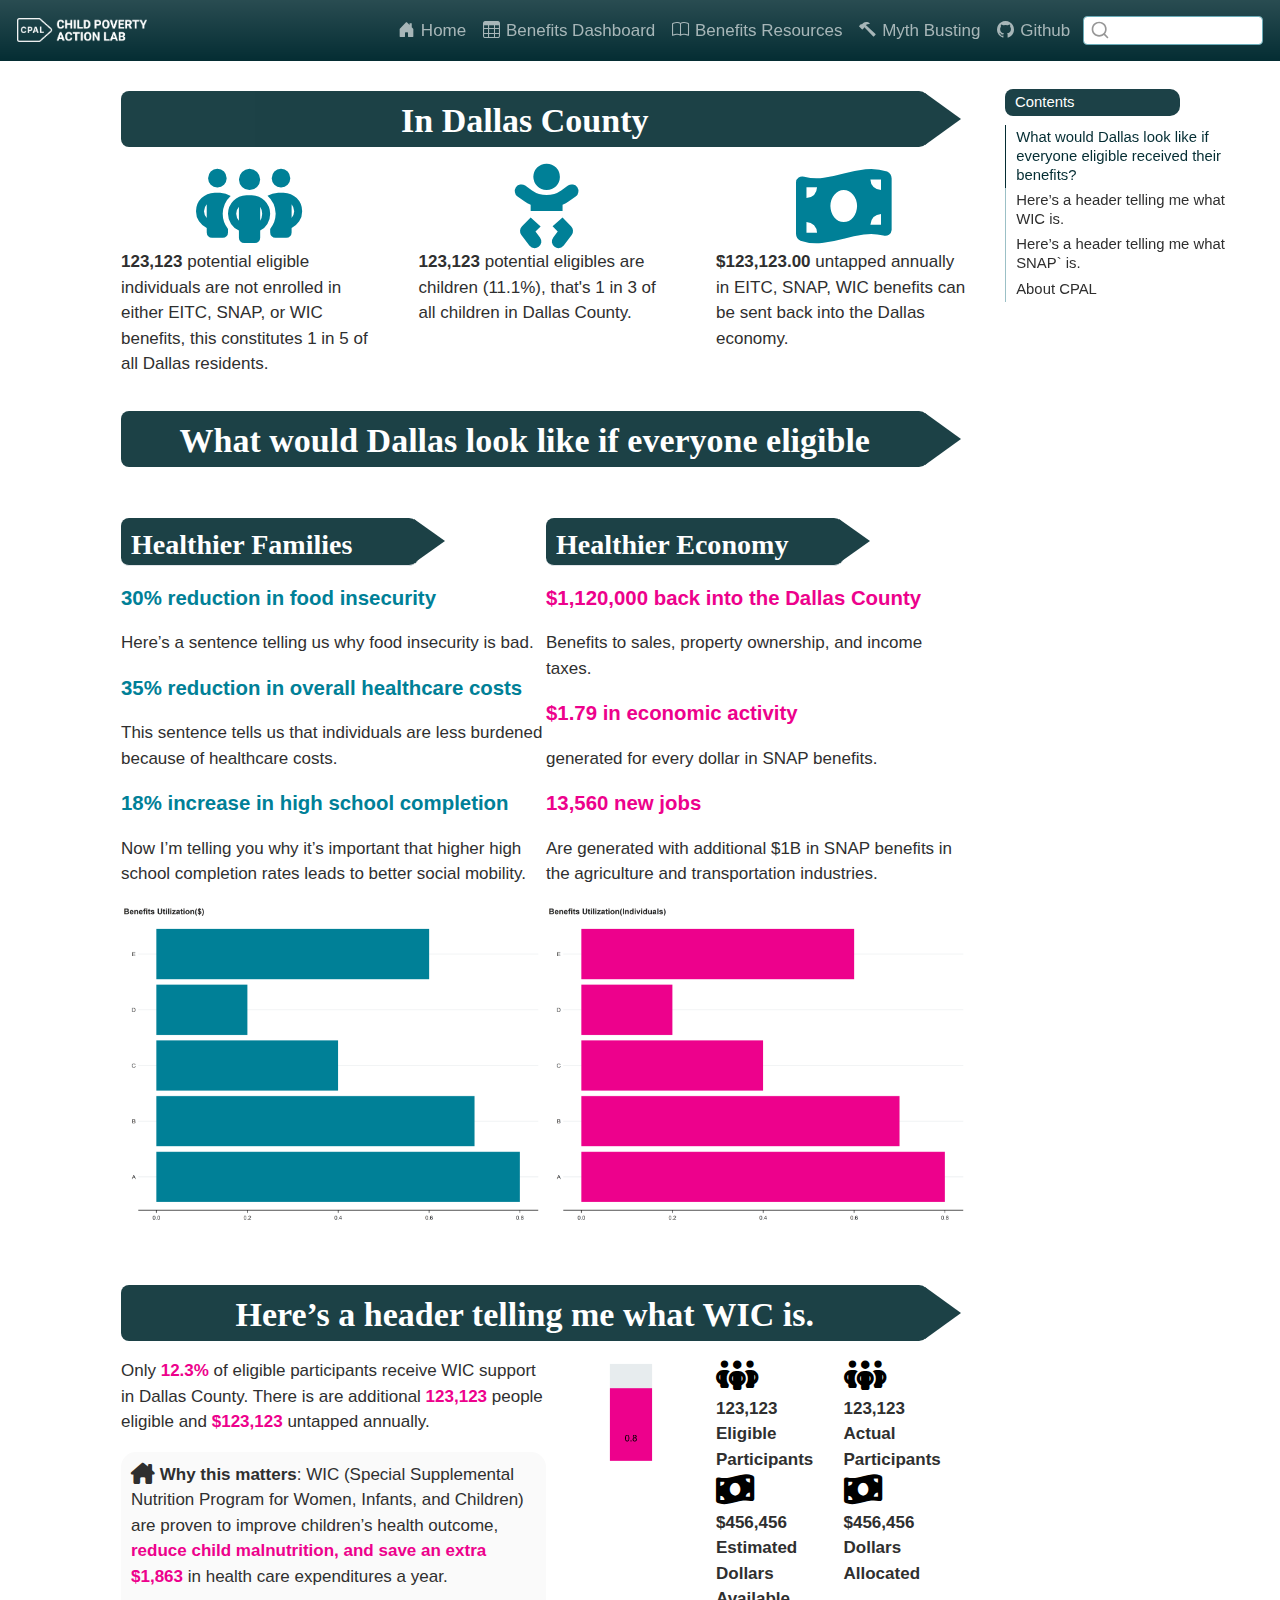
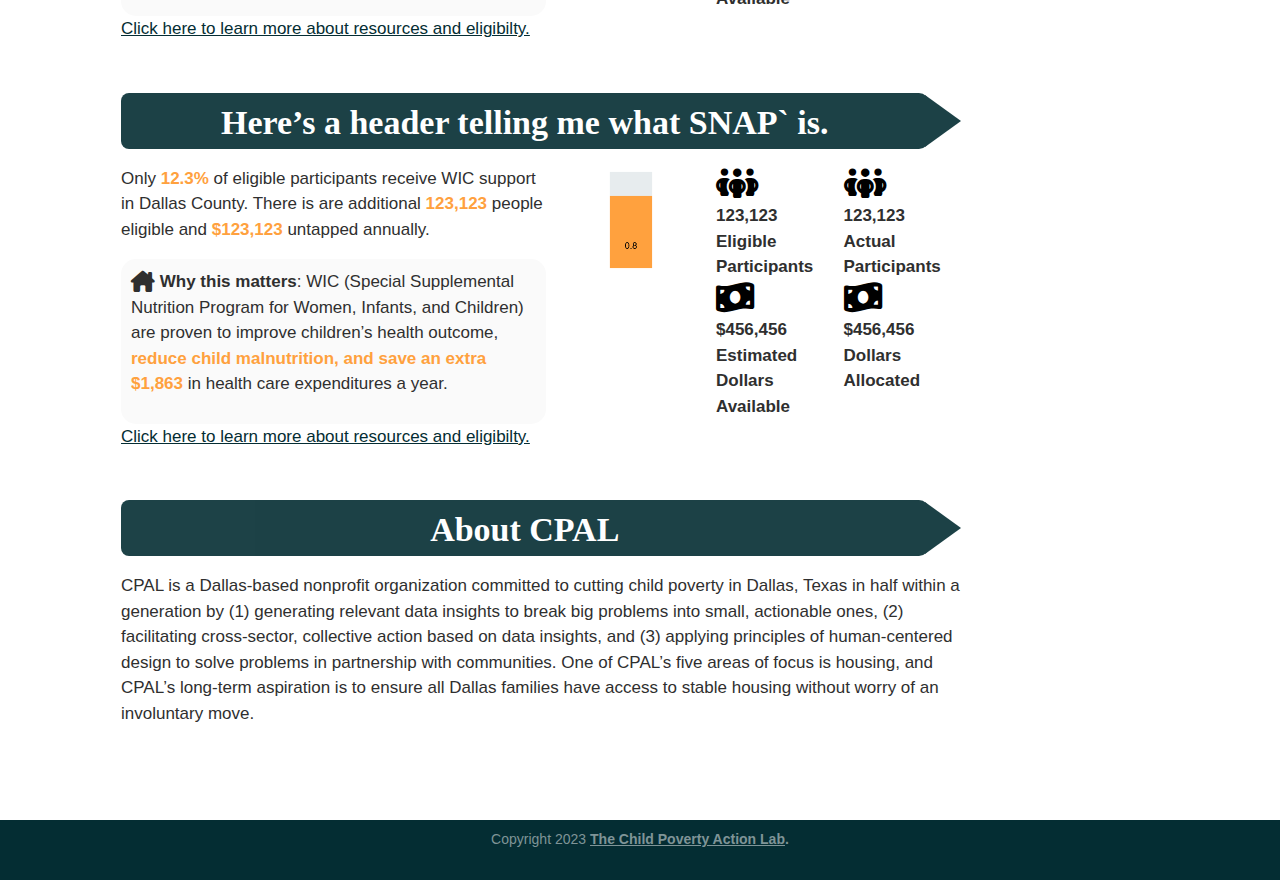
<file: docs/index.html>
<!DOCTYPE html>
<html xmlns="http://www.w3.org/1999/xhtml" lang="en" xml:lang="en"><head>

<meta charset="utf-8">
<meta name="generator" content="quarto-1.3.450">

<meta name="viewport" content="width=device-width, initial-scale=1.0, user-scalable=yes">


<title>In Dallas County</title>
<style>
code{white-space: pre-wrap;}
span.smallcaps{font-variant: small-caps;}
div.columns{display: flex; gap: min(4vw, 1.5em);}
div.column{flex: auto; overflow-x: auto;}
div.hanging-indent{margin-left: 1.5em; text-indent: -1.5em;}
ul.task-list{list-style: none;}
ul.task-list li input[type="checkbox"] {
  width: 0.8em;
  margin: 0 0.8em 0.2em -1em; /* quarto-specific, see https://github.com/quarto-dev/quarto-cli/issues/4556 */ 
  vertical-align: middle;
}
</style>


<script src="site_libs/quarto-nav/quarto-nav.js"></script>
<script src="site_libs/clipboard/clipboard.min.js"></script>
<script src="site_libs/quarto-search/autocomplete.umd.js"></script>
<script src="site_libs/quarto-search/fuse.min.js"></script>
<script src="site_libs/quarto-search/quarto-search.js"></script>
<meta name="quarto:offset" content="./">
<link href="./www/images/CPAL_favicon.ico" rel="icon">
<script src="site_libs/quarto-html/quarto.js"></script>
<script src="site_libs/quarto-html/popper.min.js"></script>
<script src="site_libs/quarto-html/tippy.umd.min.js"></script>
<link href="site_libs/quarto-html/tippy.css" rel="stylesheet">
<link href="site_libs/quarto-html/quarto-syntax-highlighting.css" rel="stylesheet" id="quarto-text-highlighting-styles">
<script src="site_libs/bootstrap/bootstrap.min.js"></script>
<link href="site_libs/bootstrap/bootstrap-icons.css" rel="stylesheet">
<link href="site_libs/bootstrap/bootstrap.min.css" rel="stylesheet" id="quarto-bootstrap" data-mode="light">
<link href="site_libs/quarto-contrib/fontawesome6-0.1.0/all.css" rel="stylesheet">
<link href="site_libs/quarto-contrib/fontawesome6-0.1.0/latex-fontsize.css" rel="stylesheet">
<script id="quarto-search-options" type="application/json">{
  "location": "navbar",
  "copy-button": false,
  "collapse-after": 3,
  "panel-placement": "end",
  "type": "textbox",
  "limit": 20,
  "language": {
    "search-no-results-text": "No results",
    "search-matching-documents-text": "matching documents",
    "search-copy-link-title": "Copy link to search",
    "search-hide-matches-text": "Hide additional matches",
    "search-more-match-text": "more match in this document",
    "search-more-matches-text": "more matches in this document",
    "search-clear-button-title": "Clear",
    "search-detached-cancel-button-title": "Cancel",
    "search-submit-button-title": "Submit",
    "search-label": "Search"
  }
}</script>
<style>html{ scroll-behavior: smooth; }</style>


</head>

<body class="nav-fixed">


<div id="quarto-search-results"></div>
  <header id="quarto-header" class="headroom fixed-top">
    <nav class="navbar navbar-expand navbar-dark ">
      <div class="navbar-container container-fluid">
      <div class="navbar-brand-container">
    <a href="https://github.com/childpovertyactionlab/" class="navbar-brand navbar-brand-logo">
    <img src="./www/images/CPAL_Logo_White.png" alt="" class="navbar-logo">
    </a>
  </div>
          <ul class="navbar-nav navbar-nav-scroll ms-auto">
  <li class="nav-item">
    <a class="nav-link active" href="./index.html" rel="" target="" aria-current="page"><i class="bi bi-house-door-fill" role="img">
</i> 
 <span class="menu-text">Home</span></a>
  </li>  
  <li class="nav-item">
    <a class="nav-link" href="./dashboard.html" rel="" target=""><i class="bi bi-table" role="img">
</i> 
 <span class="menu-text">Benefits Dashboard</span></a>
  </li>  
  <li class="nav-item">
    <a class="nav-link" href="./resources.html" rel="" target=""><i class="bi bi-book" role="img">
</i> 
 <span class="menu-text">Benefits Resources</span></a>
  </li>  
  <li class="nav-item">
    <a class="nav-link" href="./myths.html" rel="" target=""><i class="bi bi-hammer" role="img">
</i> 
 <span class="menu-text">Myth Busting</span></a>
  </li>  
  <li class="nav-item">
    <a class="nav-link" href="https://github.com/childpovertyactionlab/" rel="" target=""><i class="bi bi-github" role="img">
</i> 
 <span class="menu-text">Github</span></a>
  </li>  
</ul>
          <div class="quarto-navbar-tools">
</div>
            <div id="quarto-search" class="" title="Search"></div>
      </div> <!-- /container-fluid -->
    </nav>
</header>
<!-- content -->
<div id="quarto-content" class="quarto-container page-columns page-rows-contents page-layout-article page-navbar">
<!-- sidebar -->
<!-- margin-sidebar -->
    <div id="quarto-margin-sidebar" class="sidebar margin-sidebar">
        <nav id="TOC" role="doc-toc" class="toc-active">
    <h2 id="toc-title">Contents</h2>
   
  <ul class="collapse">
  <li><a href="#what-would-dallas-look-like-if-everyone-eligible-received-their-benefits" id="toc-what-would-dallas-look-like-if-everyone-eligible-received-their-benefits" class="nav-link active" data-scroll-target="#what-would-dallas-look-like-if-everyone-eligible-received-their-benefits">What would Dallas look like if everyone eligible received their benefits?</a></li>
  <li><a href="#heres-a-header-telling-me-what-wic-is." id="toc-heres-a-header-telling-me-what-wic-is." class="nav-link" data-scroll-target="#heres-a-header-telling-me-what-wic-is.">Here’s a header telling me what WIC is.</a></li>
  <li><a href="#heres-a-header-telling-me-what-snap-is." id="toc-heres-a-header-telling-me-what-snap-is." class="nav-link" data-scroll-target="#heres-a-header-telling-me-what-snap-is.">Here’s a header telling me what SNAP` is.</a></li>
  <li><a href="#about-cpal" id="toc-about-cpal" class="nav-link" data-scroll-target="#about-cpal">About CPAL</a></li>
  </ul>
</nav>
    </div>
<!-- main -->
<main class="content" id="quarto-document-content">

<header id="title-block-header" class="quarto-title-block default">
<div class="quarto-title">
<h1 class="title">In Dallas County</h1>
</div>



<div class="quarto-title-meta">

    
  
    
  </div>
  

</header>

<div class="columns">
<div class="column" style="width:30%;">
<div class="section-container">
    <div class="section" style="text-align: center;">
        <i class="fas fa-people-group" style="font-size: 5em; color: #008097;"></i>
    </div>
    <div class="section-text">
        <b>123,123</b> potential eligible individuals are not enrolled in either EITC, SNAP, or WIC benefits, this constitutes 1 in 5 of all Dallas residents.
    </div>
</div>
</div><div class="column" style="width:5%;">

</div><div class="column" style="width:30%;">
<div class="section-container">
    <div class="section" style="text-align: center;">
        <i class="fas fa-baby" style="font-size: 5em; color: #008097;"></i>
    </div>
    <div class="section-text">
        <b>123,123</b> potential eligibles are children (11.1%), that's 1 in 3 of all children in Dallas County.
    </div>
</div>
</div><div class="column" style="width:5%;">

</div><div class="column" style="width:30%;">
<div class="section-container">
    <div class="section" style="text-align: center;">
        <i class="fas fa-money-bill-wave" style="font-size: 5em; color: #008097;"></i>
    </div>
    <div class="section-text">
        <b>$123,123.00</b> untapped annually in EITC, SNAP, WIC benefits can be sent back into the Dallas economy.
    </div>
</div>
</div>
</div>
<section id="what-would-dallas-look-like-if-everyone-eligible-received-their-benefits" class="level1">
<h1>What would Dallas look like if everyone eligible received their benefits?</h1>
<div class="columns">
<div class="column" style="width:50%;">
<section id="healthier-families" class="level2">
<h2 data-anchor-id="healthier-families">Healthier Families</h2>
<p><strong><span style="font-size: 1.2em; color: #008097;">30% reduction in food insecurity</span></strong></p>
<p>Here’s a sentence telling us why food insecurity is bad.</p>
<p><strong><span style="font-size: 1.2em; color: #008097;">35% reduction in overall healthcare costs</span></strong></p>
<p>This sentence tells us that individuals are less burdened because of healthcare costs.</p>
<p><strong><span style="font-size: 1.2em; color: #008097;">18% increase in high school completion</span></strong></p>
<p>Now I’m telling you why it’s important that higher high school completion rates leads to better social mobility.</p>
</section>
</div><div class="column" style="width:50%;">
<section id="healthier-economy" class="level2">
<h2 data-anchor-id="healthier-economy">Healthier Economy</h2>
<p><strong><span style="font-size: 1.2em; color: #ed018c;">$1,120,000 back into the Dallas County</span></strong></p>
<p>Benefits to sales, property ownership, and income taxes.</p>
<p><strong><span style="font-size: 1.2em; color: #ed018c;">$1.79 in economic activity</span></strong></p>
<p>generated for every dollar in SNAP benefits.</p>
<p><strong><span style="font-size: 1.2em; color: #ed018c;">13,560 new jobs</span></strong></p>
<p>Are generated with additional $1B in SNAP benefits in the agriculture and transportation industries.</p>
</section>
</div><div class="column" style="width:50%;">
<div class="cell">
<div class="cell-output-display">
<p><img src="index_files/figure-html/unnamed-chunk-1-1.png" class="img-fluid" width="2700"></p>
</div>
</div>
</div><div class="column" style="width:50%;">
<div class="cell">
<div class="cell-output-display">
<p><img src="index_files/figure-html/unnamed-chunk-2-1.png" class="img-fluid" width="2700"></p>
</div>
</div>
</div>
</div>
</section>
<section id="heres-a-header-telling-me-what-wic-is." class="level1">
<h1>Here’s a header telling me what WIC is.</h1>
<div class="columns">
<div class="column" style="width:50%;">
<p>Only <strong><span style="color: #ed018c;">12.3%</span></strong> of eligible participants receive WIC support in Dallas County. There is are additional <strong><span style="color: #ed018c;">123,123</span></strong> people eligible and <strong><span style="color: #ed018c;">$123,123</span></strong> untapped annually.</p>
<div class="shadecontent">
<p><i class="fa-solid fa-house-chimney fa-lg" title="Housing" aria-label="house-chimney"></i> <strong>Why this matters</strong>: WIC (Special Supplemental Nutrition Program for Women, Infants, and Children) are proven to improve children’s health outcome, <strong><span style="color: #ed018c;">reduce child malnutrition, and save an extra $1,863</span></strong> in health care expenditures a year.</p>
</div>
<p><a href="https://quarto.org">Click here to learn more about resources and eligibilty.</a></p>
</div><div class="column" style="width:20%;">
<div class="cell">
<div class="cell-output-display">
<p><img src="index_files/figure-html/unnamed-chunk-3-1.png" class="img-fluid" width="2700"></p>
</div>
</div>
</div><div class="column" style="width:15%;">
<div class="section-container">
    <div class="section">
        <i class="fas fa-people-group" style="font-size: 2em; color: #000000;"></i>
    </div>
    <div class="section-text">
        <b>123,123 <br>Eligible Participants</b>
    </div>
</div>

<!-- Second section-container starts here -->
<div class="section-container">
    <div class="section">
        <!-- Modify the icon or style as needed -->
        <i class="fas fa-money-bill-wave" style="font-size: 2em; color: #000000;"></i>
    </div>
    <div class="section-text">
        <!-- Modify the text as needed -->
        <b>$456,456 <br>Estimated Dollars Available</b>
    </div>
</div>
</div><div class="column" style="width:15%;">
<div class="section-container">
    <div class="section">
        <i class="fas fa-people-group" style="font-size: 2em; color: #000000;"></i>
    </div>
    <div class="section-text">
        <b>123,123 <br>Actual Participants</b>
    </div>
</div>

<!-- Second section-container starts here -->
<div class="section-container">
    <div class="section">
        <!-- Modify the icon or style as needed -->
        <i class="fas fa-money-bill-wave" style="font-size: 2em; color: #000000;"></i>
    </div>
    <div class="section-text">
        <!-- Modify the text as needed -->
        <b>$456,456 <br>Dollars Allocated</b>
    </div>
</div>
</div>
</div>
</section>
<section id="heres-a-header-telling-me-what-snap-is." class="level1">
<h1>Here’s a header telling me what SNAP` is.</h1>
<div class="columns">
<div class="column" style="width:50%;">
<p>Only <strong><span style="color: #ffa13e;">12.3%</span></strong> of eligible participants receive WIC support in Dallas County. There is are additional <strong><span style="color: #ffa13e;">123,123</span></strong> people eligible and <strong><span style="color: #ffa13e;">$123,123</span></strong> untapped annually.</p>
<div class="shadecontent">
<p><i class="fa-solid fa-house-chimney fa-lg" title="Housing" aria-label="house-chimney"></i> <strong>Why this matters</strong>: WIC (Special Supplemental Nutrition Program for Women, Infants, and Children) are proven to improve children’s health outcome, <strong><span style="color: #ffa13e;">reduce child malnutrition, and save an extra $1,863</span></strong> in health care expenditures a year.</p>
</div>
<p><a href="https://quarto.org">Click here to learn more about resources and eligibilty.</a></p>
</div><div class="column" style="width:20%;">
<div class="cell">
<div class="cell-output-display">
<p><img src="index_files/figure-html/unnamed-chunk-4-1.png" class="img-fluid" width="2700"></p>
</div>
</div>
</div><div class="column" style="width:15%;">
<div class="section-container">
    <div class="section">
        <i class="fas fa-people-group" style="font-size: 2em; color: #000000;"></i>
    </div>
    <div class="section-text">
        <b>123,123 <br>Eligible Participants</b>
    </div>
</div>

<!-- Second section-container starts here -->
<div class="section-container">
    <div class="section">
        <!-- Modify the icon or style as needed -->
        <i class="fas fa-money-bill-wave" style="font-size: 2em; color: #000000;"></i>
    </div>
    <div class="section-text">
        <!-- Modify the text as needed -->
        <b>$456,456 <br>Estimated Dollars Available</b>
    </div>
</div>
</div><div class="column" style="width:15%;">
<div class="section-container">
    <div class="section">
        <i class="fas fa-people-group" style="font-size: 2em; color: #000000;"></i>
    </div>
    <div class="section-text">
        <b>123,123 <br>Actual Participants</b>
    </div>
</div>

<!-- Second section-container starts here -->
<div class="section-container">
    <div class="section">
        <!-- Modify the icon or style as needed -->
        <i class="fas fa-money-bill-wave" style="font-size: 2em; color: #000000;"></i>
    </div>
    <div class="section-text">
        <!-- Modify the text as needed -->
        <b>$456,456 <br>Dollars Allocated</b>
    </div>
</div>
</div>
</div>
</section>
<section id="about-cpal" class="level1">
<h1>About CPAL</h1>
<p>CPAL is a Dallas-based nonprofit organization committed to cutting child poverty in Dallas, Texas in half within a generation by (1) generating relevant data insights to break big problems into small, actionable ones, (2) facilitating cross-sector, collective action based on data insights, and (3) applying principles of human-centered design to solve problems in partnership with communities. One of CPAL’s five areas of focus is housing, and CPAL’s long-term aspiration is to ensure all Dallas families have access to stable housing without worry of an involuntary move.</p>


</section>

</main> <!-- /main -->
<script id="quarto-html-after-body" type="application/javascript">
window.document.addEventListener("DOMContentLoaded", function (event) {
  const toggleBodyColorMode = (bsSheetEl) => {
    const mode = bsSheetEl.getAttribute("data-mode");
    const bodyEl = window.document.querySelector("body");
    if (mode === "dark") {
      bodyEl.classList.add("quarto-dark");
      bodyEl.classList.remove("quarto-light");
    } else {
      bodyEl.classList.add("quarto-light");
      bodyEl.classList.remove("quarto-dark");
    }
  }
  const toggleBodyColorPrimary = () => {
    const bsSheetEl = window.document.querySelector("link#quarto-bootstrap");
    if (bsSheetEl) {
      toggleBodyColorMode(bsSheetEl);
    }
  }
  toggleBodyColorPrimary();  
  const isCodeAnnotation = (el) => {
    for (const clz of el.classList) {
      if (clz.startsWith('code-annotation-')) {                     
        return true;
      }
    }
    return false;
  }
  const clipboard = new window.ClipboardJS('.code-copy-button', {
    text: function(trigger) {
      const codeEl = trigger.previousElementSibling.cloneNode(true);
      for (const childEl of codeEl.children) {
        if (isCodeAnnotation(childEl)) {
          childEl.remove();
        }
      }
      return codeEl.innerText;
    }
  });
  clipboard.on('success', function(e) {
    // button target
    const button = e.trigger;
    // don't keep focus
    button.blur();
    // flash "checked"
    button.classList.add('code-copy-button-checked');
    var currentTitle = button.getAttribute("title");
    button.setAttribute("title", "Copied!");
    let tooltip;
    if (window.bootstrap) {
      button.setAttribute("data-bs-toggle", "tooltip");
      button.setAttribute("data-bs-placement", "left");
      button.setAttribute("data-bs-title", "Copied!");
      tooltip = new bootstrap.Tooltip(button, 
        { trigger: "manual", 
          customClass: "code-copy-button-tooltip",
          offset: [0, -8]});
      tooltip.show();    
    }
    setTimeout(function() {
      if (tooltip) {
        tooltip.hide();
        button.removeAttribute("data-bs-title");
        button.removeAttribute("data-bs-toggle");
        button.removeAttribute("data-bs-placement");
      }
      button.setAttribute("title", currentTitle);
      button.classList.remove('code-copy-button-checked');
    }, 1000);
    // clear code selection
    e.clearSelection();
  });
  function tippyHover(el, contentFn) {
    const config = {
      allowHTML: true,
      content: contentFn,
      maxWidth: 500,
      delay: 100,
      arrow: false,
      appendTo: function(el) {
          return el.parentElement;
      },
      interactive: true,
      interactiveBorder: 10,
      theme: 'quarto',
      placement: 'bottom-start'
    };
    window.tippy(el, config); 
  }
  const noterefs = window.document.querySelectorAll('a[role="doc-noteref"]');
  for (var i=0; i<noterefs.length; i++) {
    const ref = noterefs[i];
    tippyHover(ref, function() {
      // use id or data attribute instead here
      let href = ref.getAttribute('data-footnote-href') || ref.getAttribute('href');
      try { href = new URL(href).hash; } catch {}
      const id = href.replace(/^#\/?/, "");
      const note = window.document.getElementById(id);
      return note.innerHTML;
    });
  }
      let selectedAnnoteEl;
      const selectorForAnnotation = ( cell, annotation) => {
        let cellAttr = 'data-code-cell="' + cell + '"';
        let lineAttr = 'data-code-annotation="' +  annotation + '"';
        const selector = 'span[' + cellAttr + '][' + lineAttr + ']';
        return selector;
      }
      const selectCodeLines = (annoteEl) => {
        const doc = window.document;
        const targetCell = annoteEl.getAttribute("data-target-cell");
        const targetAnnotation = annoteEl.getAttribute("data-target-annotation");
        const annoteSpan = window.document.querySelector(selectorForAnnotation(targetCell, targetAnnotation));
        const lines = annoteSpan.getAttribute("data-code-lines").split(",");
        const lineIds = lines.map((line) => {
          return targetCell + "-" + line;
        })
        let top = null;
        let height = null;
        let parent = null;
        if (lineIds.length > 0) {
            //compute the position of the single el (top and bottom and make a div)
            const el = window.document.getElementById(lineIds[0]);
            top = el.offsetTop;
            height = el.offsetHeight;
            parent = el.parentElement.parentElement;
          if (lineIds.length > 1) {
            const lastEl = window.document.getElementById(lineIds[lineIds.length - 1]);
            const bottom = lastEl.offsetTop + lastEl.offsetHeight;
            height = bottom - top;
          }
          if (top !== null && height !== null && parent !== null) {
            // cook up a div (if necessary) and position it 
            let div = window.document.getElementById("code-annotation-line-highlight");
            if (div === null) {
              div = window.document.createElement("div");
              div.setAttribute("id", "code-annotation-line-highlight");
              div.style.position = 'absolute';
              parent.appendChild(div);
            }
            div.style.top = top - 2 + "px";
            div.style.height = height + 4 + "px";
            let gutterDiv = window.document.getElementById("code-annotation-line-highlight-gutter");
            if (gutterDiv === null) {
              gutterDiv = window.document.createElement("div");
              gutterDiv.setAttribute("id", "code-annotation-line-highlight-gutter");
              gutterDiv.style.position = 'absolute';
              const codeCell = window.document.getElementById(targetCell);
              const gutter = codeCell.querySelector('.code-annotation-gutter');
              gutter.appendChild(gutterDiv);
            }
            gutterDiv.style.top = top - 2 + "px";
            gutterDiv.style.height = height + 4 + "px";
          }
          selectedAnnoteEl = annoteEl;
        }
      };
      const unselectCodeLines = () => {
        const elementsIds = ["code-annotation-line-highlight", "code-annotation-line-highlight-gutter"];
        elementsIds.forEach((elId) => {
          const div = window.document.getElementById(elId);
          if (div) {
            div.remove();
          }
        });
        selectedAnnoteEl = undefined;
      };
      // Attach click handler to the DT
      const annoteDls = window.document.querySelectorAll('dt[data-target-cell]');
      for (const annoteDlNode of annoteDls) {
        annoteDlNode.addEventListener('click', (event) => {
          const clickedEl = event.target;
          if (clickedEl !== selectedAnnoteEl) {
            unselectCodeLines();
            const activeEl = window.document.querySelector('dt[data-target-cell].code-annotation-active');
            if (activeEl) {
              activeEl.classList.remove('code-annotation-active');
            }
            selectCodeLines(clickedEl);
            clickedEl.classList.add('code-annotation-active');
          } else {
            // Unselect the line
            unselectCodeLines();
            clickedEl.classList.remove('code-annotation-active');
          }
        });
      }
  const findCites = (el) => {
    const parentEl = el.parentElement;
    if (parentEl) {
      const cites = parentEl.dataset.cites;
      if (cites) {
        return {
          el,
          cites: cites.split(' ')
        };
      } else {
        return findCites(el.parentElement)
      }
    } else {
      return undefined;
    }
  };
  var bibliorefs = window.document.querySelectorAll('a[role="doc-biblioref"]');
  for (var i=0; i<bibliorefs.length; i++) {
    const ref = bibliorefs[i];
    const citeInfo = findCites(ref);
    if (citeInfo) {
      tippyHover(citeInfo.el, function() {
        var popup = window.document.createElement('div');
        citeInfo.cites.forEach(function(cite) {
          var citeDiv = window.document.createElement('div');
          citeDiv.classList.add('hanging-indent');
          citeDiv.classList.add('csl-entry');
          var biblioDiv = window.document.getElementById('ref-' + cite);
          if (biblioDiv) {
            citeDiv.innerHTML = biblioDiv.innerHTML;
          }
          popup.appendChild(citeDiv);
        });
        return popup.innerHTML;
      });
    }
  }
});
</script>
</div> <!-- /content -->
<footer class="footer">
  <div class="nav-footer">
    <div class="nav-footer-left">
      &nbsp;
    </div>   
    <div class="nav-footer-center">Copyright 2023 <b><a href="https://childpovertyactionlab.org/">The Child Poverty Action Lab</a>.</b></div>
    <div class="nav-footer-right">
      &nbsp;
    </div>
  </div>
</footer>



<script src="site_libs/quarto-html/zenscroll-min.js"></script>
</body></html>
</file>
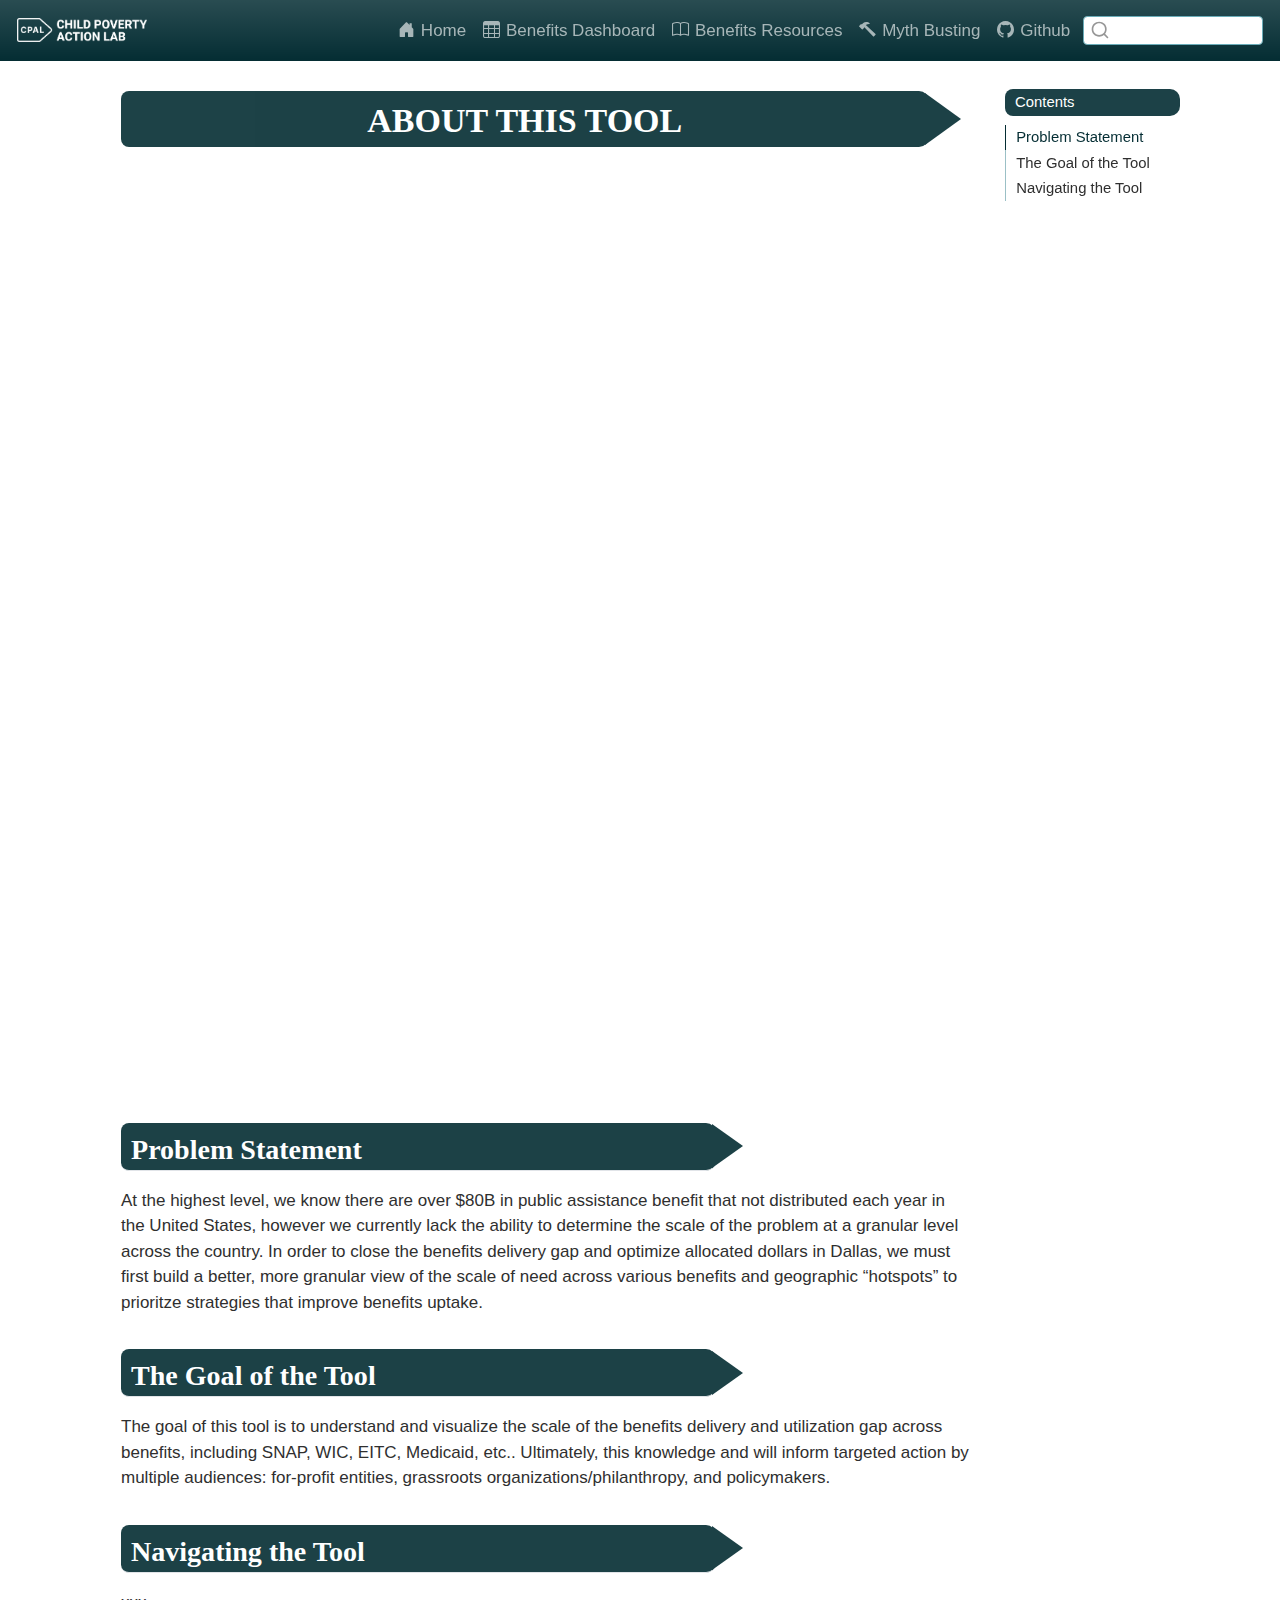
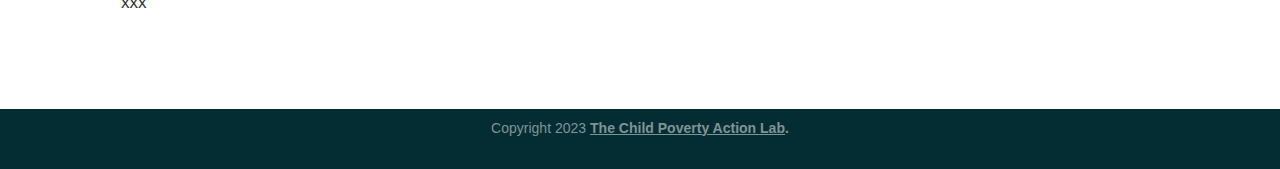
<file: docs/dashboard.html>
<!DOCTYPE html>
<html xmlns="http://www.w3.org/1999/xhtml" lang="en" xml:lang="en"><head>

<meta charset="utf-8">
<meta name="generator" content="quarto-1.3.353">

<meta name="viewport" content="width=device-width, initial-scale=1.0, user-scalable=yes">


<title>ABOUT THIS TOOL</title>
<style>
code{white-space: pre-wrap;}
span.smallcaps{font-variant: small-caps;}
div.columns{display: flex; gap: min(4vw, 1.5em);}
div.column{flex: auto; overflow-x: auto;}
div.hanging-indent{margin-left: 1.5em; text-indent: -1.5em;}
ul.task-list{list-style: none;}
ul.task-list li input[type="checkbox"] {
  width: 0.8em;
  margin: 0 0.8em 0.2em -1em; /* quarto-specific, see https://github.com/quarto-dev/quarto-cli/issues/4556 */ 
  vertical-align: middle;
}
</style>


<script src="site_libs/quarto-nav/quarto-nav.js"></script>
<script src="site_libs/clipboard/clipboard.min.js"></script>
<script src="site_libs/quarto-search/autocomplete.umd.js"></script>
<script src="site_libs/quarto-search/fuse.min.js"></script>
<script src="site_libs/quarto-search/quarto-search.js"></script>
<meta name="quarto:offset" content="./">
<link href="./www/images/CPAL_favicon.ico" rel="icon">
<script src="site_libs/quarto-html/quarto.js"></script>
<script src="site_libs/quarto-html/popper.min.js"></script>
<script src="site_libs/quarto-html/tippy.umd.min.js"></script>
<link href="site_libs/quarto-html/tippy.css" rel="stylesheet">
<link href="site_libs/quarto-html/quarto-syntax-highlighting.css" rel="stylesheet" id="quarto-text-highlighting-styles">
<script src="site_libs/bootstrap/bootstrap.min.js"></script>
<link href="site_libs/bootstrap/bootstrap-icons.css" rel="stylesheet">
<link href="site_libs/bootstrap/bootstrap.min.css" rel="stylesheet" id="quarto-bootstrap" data-mode="light">
<script id="quarto-search-options" type="application/json">{
  "location": "navbar",
  "copy-button": false,
  "collapse-after": 3,
  "panel-placement": "end",
  "type": "textbox",
  "limit": 20,
  "language": {
    "search-no-results-text": "No results",
    "search-matching-documents-text": "matching documents",
    "search-copy-link-title": "Copy link to search",
    "search-hide-matches-text": "Hide additional matches",
    "search-more-match-text": "more match in this document",
    "search-more-matches-text": "more matches in this document",
    "search-clear-button-title": "Clear",
    "search-detached-cancel-button-title": "Cancel",
    "search-submit-button-title": "Submit"
  }
}</script>
<style>html{ scroll-behavior: smooth; }</style>


</head>

<body class="nav-fixed">


<div id="quarto-search-results"></div>
  <header id="quarto-header" class="headroom fixed-top">
    <nav class="navbar navbar-expand navbar-dark ">
      <div class="navbar-container container-fluid">
      <div class="navbar-brand-container">
    <a href="https://github.com/childpovertyactionlab/" class="navbar-brand navbar-brand-logo">
    <img src="./www/images/CPAL_Logo_White.png" alt="" class="navbar-logo">
    </a>
  </div>
          <ul class="navbar-nav navbar-nav-scroll ms-auto">
  <li class="nav-item">
    <a class="nav-link" href="./index.html" rel="" target=""><i class="bi bi-house-door-fill" role="img">
</i> 
 <span class="menu-text">Home</span></a>
  </li>  
  <li class="nav-item">
    <a class="nav-link active" href="./dashboard.html" rel="" target="" aria-current="page"><i class="bi bi-table" role="img">
</i> 
 <span class="menu-text">Benefits Dashboard</span></a>
  </li>  
  <li class="nav-item">
    <a class="nav-link" href="./resources.html" rel="" target=""><i class="bi bi-book" role="img">
</i> 
 <span class="menu-text">Benefits Resources</span></a>
  </li>  
  <li class="nav-item">
    <a class="nav-link" href="./myths.html" rel="" target=""><i class="bi bi-hammer" role="img">
</i> 
 <span class="menu-text">Myth Busting</span></a>
  </li>  
  <li class="nav-item">
    <a class="nav-link" href="https://github.com/childpovertyactionlab/" rel="" target=""><i class="bi bi-github" role="img">
</i> 
 <span class="menu-text">Github</span></a>
  </li>  
</ul>
          <div class="quarto-navbar-tools">
</div>
            <div id="quarto-search" class="" title="Search"></div>
      </div> <!-- /container-fluid -->
    </nav>
</header>
<!-- content -->
<div id="quarto-content" class="quarto-container page-columns page-rows-contents page-layout-article page-navbar">
<!-- sidebar -->
<!-- margin-sidebar -->
    <div id="quarto-margin-sidebar" class="sidebar margin-sidebar">
        <nav id="TOC" role="doc-toc" class="toc-active">
    <h2 id="toc-title">Contents</h2>
   
  <ul class="collapse">
  <li><a href="#problem-statement" id="toc-problem-statement" class="nav-link active" data-scroll-target="#problem-statement">Problem Statement</a></li>
  <li><a href="#the-goal-of-the-tool" id="toc-the-goal-of-the-tool" class="nav-link" data-scroll-target="#the-goal-of-the-tool">The Goal of the Tool</a></li>
  <li><a href="#navigating-the-tool" id="toc-navigating-the-tool" class="nav-link" data-scroll-target="#navigating-the-tool">Navigating the Tool</a></li>
  </ul>
</nav>
    </div>
<!-- main -->
<main class="content" id="quarto-document-content">

<header id="title-block-header" class="quarto-title-block default">
<div class="quarto-title">
<h1 class="title">ABOUT THIS TOOL</h1>
</div>



<div class="quarto-title-meta">

    
  
    
  </div>
  

</header>

<iframe id="example1" src="https://cpal.shinyapps.io/poverty-explore-dallas/" style="border: none; width: 100%; height: 100vh" frameborder="0"></iframe>
<section id="problem-statement" class="level2">
<h2 data-anchor-id="problem-statement">Problem Statement</h2>
<p>At the highest level, we know there are over $80B in public assistance benefit that not distributed each year in the United States, however we currently lack the ability to determine the scale of the problem at a granular level across the country. In order to close the benefits delivery gap and optimize allocated dollars in Dallas, we must first build a better, more granular view of the scale of need across various benefits and geographic “hotspots” to prioritze strategies that improve benefits uptake.</p>
</section>
<section id="the-goal-of-the-tool" class="level2">
<h2 data-anchor-id="the-goal-of-the-tool">The Goal of the Tool</h2>
<p>The goal of this tool is to understand and visualize the scale of the benefits delivery and utilization gap across benefits, including SNAP, WIC, EITC, Medicaid, etc.. Ultimately, this knowledge and will inform targeted action by multiple audiences: for-profit entities, grassroots organizations/philanthropy, and policymakers.</p>
</section>
<section id="navigating-the-tool" class="level2">
<h2 data-anchor-id="navigating-the-tool">Navigating the Tool</h2>
<p>xxx</p>


</section>

</main> <!-- /main -->
<script id="quarto-html-after-body" type="application/javascript">
window.document.addEventListener("DOMContentLoaded", function (event) {
  const toggleBodyColorMode = (bsSheetEl) => {
    const mode = bsSheetEl.getAttribute("data-mode");
    const bodyEl = window.document.querySelector("body");
    if (mode === "dark") {
      bodyEl.classList.add("quarto-dark");
      bodyEl.classList.remove("quarto-light");
    } else {
      bodyEl.classList.add("quarto-light");
      bodyEl.classList.remove("quarto-dark");
    }
  }
  const toggleBodyColorPrimary = () => {
    const bsSheetEl = window.document.querySelector("link#quarto-bootstrap");
    if (bsSheetEl) {
      toggleBodyColorMode(bsSheetEl);
    }
  }
  toggleBodyColorPrimary();  
  const isCodeAnnotation = (el) => {
    for (const clz of el.classList) {
      if (clz.startsWith('code-annotation-')) {                     
        return true;
      }
    }
    return false;
  }
  const clipboard = new window.ClipboardJS('.code-copy-button', {
    text: function(trigger) {
      const codeEl = trigger.previousElementSibling.cloneNode(true);
      for (const childEl of codeEl.children) {
        if (isCodeAnnotation(childEl)) {
          childEl.remove();
        }
      }
      return codeEl.innerText;
    }
  });
  clipboard.on('success', function(e) {
    // button target
    const button = e.trigger;
    // don't keep focus
    button.blur();
    // flash "checked"
    button.classList.add('code-copy-button-checked');
    var currentTitle = button.getAttribute("title");
    button.setAttribute("title", "Copied!");
    let tooltip;
    if (window.bootstrap) {
      button.setAttribute("data-bs-toggle", "tooltip");
      button.setAttribute("data-bs-placement", "left");
      button.setAttribute("data-bs-title", "Copied!");
      tooltip = new bootstrap.Tooltip(button, 
        { trigger: "manual", 
          customClass: "code-copy-button-tooltip",
          offset: [0, -8]});
      tooltip.show();    
    }
    setTimeout(function() {
      if (tooltip) {
        tooltip.hide();
        button.removeAttribute("data-bs-title");
        button.removeAttribute("data-bs-toggle");
        button.removeAttribute("data-bs-placement");
      }
      button.setAttribute("title", currentTitle);
      button.classList.remove('code-copy-button-checked');
    }, 1000);
    // clear code selection
    e.clearSelection();
  });
  function tippyHover(el, contentFn) {
    const config = {
      allowHTML: true,
      content: contentFn,
      maxWidth: 500,
      delay: 100,
      arrow: false,
      appendTo: function(el) {
          return el.parentElement;
      },
      interactive: true,
      interactiveBorder: 10,
      theme: 'quarto',
      placement: 'bottom-start'
    };
    window.tippy(el, config); 
  }
  const noterefs = window.document.querySelectorAll('a[role="doc-noteref"]');
  for (var i=0; i<noterefs.length; i++) {
    const ref = noterefs[i];
    tippyHover(ref, function() {
      // use id or data attribute instead here
      let href = ref.getAttribute('data-footnote-href') || ref.getAttribute('href');
      try { href = new URL(href).hash; } catch {}
      const id = href.replace(/^#\/?/, "");
      const note = window.document.getElementById(id);
      return note.innerHTML;
    });
  }
      let selectedAnnoteEl;
      const selectorForAnnotation = ( cell, annotation) => {
        let cellAttr = 'data-code-cell="' + cell + '"';
        let lineAttr = 'data-code-annotation="' +  annotation + '"';
        const selector = 'span[' + cellAttr + '][' + lineAttr + ']';
        return selector;
      }
      const selectCodeLines = (annoteEl) => {
        const doc = window.document;
        const targetCell = annoteEl.getAttribute("data-target-cell");
        const targetAnnotation = annoteEl.getAttribute("data-target-annotation");
        const annoteSpan = window.document.querySelector(selectorForAnnotation(targetCell, targetAnnotation));
        const lines = annoteSpan.getAttribute("data-code-lines").split(",");
        const lineIds = lines.map((line) => {
          return targetCell + "-" + line;
        })
        let top = null;
        let height = null;
        let parent = null;
        if (lineIds.length > 0) {
            //compute the position of the single el (top and bottom and make a div)
            const el = window.document.getElementById(lineIds[0]);
            top = el.offsetTop;
            height = el.offsetHeight;
            parent = el.parentElement.parentElement;
          if (lineIds.length > 1) {
            const lastEl = window.document.getElementById(lineIds[lineIds.length - 1]);
            const bottom = lastEl.offsetTop + lastEl.offsetHeight;
            height = bottom - top;
          }
          if (top !== null && height !== null && parent !== null) {
            // cook up a div (if necessary) and position it 
            let div = window.document.getElementById("code-annotation-line-highlight");
            if (div === null) {
              div = window.document.createElement("div");
              div.setAttribute("id", "code-annotation-line-highlight");
              div.style.position = 'absolute';
              parent.appendChild(div);
            }
            div.style.top = top - 2 + "px";
            div.style.height = height + 4 + "px";
            let gutterDiv = window.document.getElementById("code-annotation-line-highlight-gutter");
            if (gutterDiv === null) {
              gutterDiv = window.document.createElement("div");
              gutterDiv.setAttribute("id", "code-annotation-line-highlight-gutter");
              gutterDiv.style.position = 'absolute';
              const codeCell = window.document.getElementById(targetCell);
              const gutter = codeCell.querySelector('.code-annotation-gutter');
              gutter.appendChild(gutterDiv);
            }
            gutterDiv.style.top = top - 2 + "px";
            gutterDiv.style.height = height + 4 + "px";
          }
          selectedAnnoteEl = annoteEl;
        }
      };
      const unselectCodeLines = () => {
        const elementsIds = ["code-annotation-line-highlight", "code-annotation-line-highlight-gutter"];
        elementsIds.forEach((elId) => {
          const div = window.document.getElementById(elId);
          if (div) {
            div.remove();
          }
        });
        selectedAnnoteEl = undefined;
      };
      // Attach click handler to the DT
      const annoteDls = window.document.querySelectorAll('dt[data-target-cell]');
      for (const annoteDlNode of annoteDls) {
        annoteDlNode.addEventListener('click', (event) => {
          const clickedEl = event.target;
          if (clickedEl !== selectedAnnoteEl) {
            unselectCodeLines();
            const activeEl = window.document.querySelector('dt[data-target-cell].code-annotation-active');
            if (activeEl) {
              activeEl.classList.remove('code-annotation-active');
            }
            selectCodeLines(clickedEl);
            clickedEl.classList.add('code-annotation-active');
          } else {
            // Unselect the line
            unselectCodeLines();
            clickedEl.classList.remove('code-annotation-active');
          }
        });
      }
  const findCites = (el) => {
    const parentEl = el.parentElement;
    if (parentEl) {
      const cites = parentEl.dataset.cites;
      if (cites) {
        return {
          el,
          cites: cites.split(' ')
        };
      } else {
        return findCites(el.parentElement)
      }
    } else {
      return undefined;
    }
  };
  var bibliorefs = window.document.querySelectorAll('a[role="doc-biblioref"]');
  for (var i=0; i<bibliorefs.length; i++) {
    const ref = bibliorefs[i];
    const citeInfo = findCites(ref);
    if (citeInfo) {
      tippyHover(citeInfo.el, function() {
        var popup = window.document.createElement('div');
        citeInfo.cites.forEach(function(cite) {
          var citeDiv = window.document.createElement('div');
          citeDiv.classList.add('hanging-indent');
          citeDiv.classList.add('csl-entry');
          var biblioDiv = window.document.getElementById('ref-' + cite);
          if (biblioDiv) {
            citeDiv.innerHTML = biblioDiv.innerHTML;
          }
          popup.appendChild(citeDiv);
        });
        return popup.innerHTML;
      });
    }
  }
});
</script>
</div> <!-- /content -->
<footer class="footer">
  <div class="nav-footer">
    <div class="nav-footer-left">
      &nbsp;
    </div>   
    <div class="nav-footer-center">Copyright 2023 <b><a href="https://childpovertyactionlab.org/">The Child Poverty Action Lab</a>.</b></div>
    <div class="nav-footer-right">
      &nbsp;
    </div>
  </div>
</footer>



<script src="site_libs/quarto-html/zenscroll-min.js"></script>
</body></html>
</file>
<file: docs/site_libs/quarto-html/tippy.css>
.tippy-box[data-animation=fade][data-state=hidden]{opacity:0}[data-tippy-root]{max-width:calc(100vw - 10px)}.tippy-box{position:relative;background-color:#333;color:#fff;border-radius:4px;font-size:14px;line-height:1.4;white-space:normal;outline:0;transition-property:transform,visibility,opacity}.tippy-box[data-placement^=top]>.tippy-arrow{bottom:0}.tippy-box[data-placement^=top]>.tippy-arrow:before{bottom:-7px;left:0;border-width:8px 8px 0;border-top-color:initial;transform-origin:center top}.tippy-box[data-placement^=bottom]>.tippy-arrow{top:0}.tippy-box[data-placement^=bottom]>.tippy-arrow:before{top:-7px;left:0;border-width:0 8px 8px;border-bottom-color:initial;transform-origin:center bottom}.tippy-box[data-placement^=left]>.tippy-arrow{right:0}.tippy-box[data-placement^=left]>.tippy-arrow:before{border-width:8px 0 8px 8px;border-left-color:initial;right:-7px;transform-origin:center left}.tippy-box[data-placement^=right]>.tippy-arrow{left:0}.tippy-box[data-placement^=right]>.tippy-arrow:before{left:-7px;border-width:8px 8px 8px 0;border-right-color:initial;transform-origin:center right}.tippy-box[data-inertia][data-state=visible]{transition-timing-function:cubic-bezier(.54,1.5,.38,1.11)}.tippy-arrow{width:16px;height:16px;color:#333}.tippy-arrow:before{content:"";position:absolute;border-color:transparent;border-style:solid}.tippy-content{position:relative;padding:5px 9px;z-index:1}
</file>
<file: docs/site_libs/quarto-html/quarto-syntax-highlighting.css>
/* quarto syntax highlight colors */
:root {
  --quarto-hl-ot-color: #003B4F;
  --quarto-hl-at-color: #657422;
  --quarto-hl-ss-color: #20794D;
  --quarto-hl-an-color: #5E5E5E;
  --quarto-hl-fu-color: #4758AB;
  --quarto-hl-st-color: #20794D;
  --quarto-hl-cf-color: #003B4F;
  --quarto-hl-op-color: #5E5E5E;
  --quarto-hl-er-color: #AD0000;
  --quarto-hl-bn-color: #AD0000;
  --quarto-hl-al-color: #AD0000;
  --quarto-hl-va-color: #111111;
  --quarto-hl-bu-color: inherit;
  --quarto-hl-ex-color: inherit;
  --quarto-hl-pp-color: #AD0000;
  --quarto-hl-in-color: #5E5E5E;
  --quarto-hl-vs-color: #20794D;
  --quarto-hl-wa-color: #5E5E5E;
  --quarto-hl-do-color: #5E5E5E;
  --quarto-hl-im-color: #00769E;
  --quarto-hl-ch-color: #20794D;
  --quarto-hl-dt-color: #AD0000;
  --quarto-hl-fl-color: #AD0000;
  --quarto-hl-co-color: #5E5E5E;
  --quarto-hl-cv-color: #5E5E5E;
  --quarto-hl-cn-color: #8f5902;
  --quarto-hl-sc-color: #5E5E5E;
  --quarto-hl-dv-color: #AD0000;
  --quarto-hl-kw-color: #003B4F;
}

/* other quarto variables */
:root {
  --quarto-font-monospace: "Fira Code";
}

pre > code.sourceCode > span {
  color: #003B4F;
}

code span {
  color: #003B4F;
}

code.sourceCode > span {
  color: #003B4F;
}

div.sourceCode,
div.sourceCode pre.sourceCode {
  color: #003B4F;
}

code span.ot {
  color: #003B4F;
  font-style: inherit;
}

code span.at {
  color: #657422;
  font-style: inherit;
}

code span.ss {
  color: #20794D;
  font-style: inherit;
}

code span.an {
  color: #5E5E5E;
  font-style: inherit;
}

code span.fu {
  color: #4758AB;
  font-style: inherit;
}

code span.st {
  color: #20794D;
  font-style: inherit;
}

code span.cf {
  color: #003B4F;
  font-style: inherit;
}

code span.op {
  color: #5E5E5E;
  font-style: inherit;
}

code span.er {
  color: #AD0000;
  font-style: inherit;
}

code span.bn {
  color: #AD0000;
  font-style: inherit;
}

code span.al {
  color: #AD0000;
  font-style: inherit;
}

code span.va {
  color: #111111;
  font-style: inherit;
}

code span.bu {
  font-style: inherit;
}

code span.ex {
  font-style: inherit;
}

code span.pp {
  color: #AD0000;
  font-style: inherit;
}

code span.in {
  color: #5E5E5E;
  font-style: inherit;
}

code span.vs {
  color: #20794D;
  font-style: inherit;
}

code span.wa {
  color: #5E5E5E;
  font-style: italic;
}

code span.do {
  color: #5E5E5E;
  font-style: italic;
}

code span.im {
  color: #00769E;
  font-style: inherit;
}

code span.ch {
  color: #20794D;
  font-style: inherit;
}

code span.dt {
  color: #AD0000;
  font-style: inherit;
}

code span.fl {
  color: #AD0000;
  font-style: inherit;
}

code span.co {
  color: #5E5E5E;
  font-style: inherit;
}

code span.cv {
  color: #5E5E5E;
  font-style: italic;
}

code span.cn {
  color: #8f5902;
  font-style: inherit;
}

code span.sc {
  color: #5E5E5E;
  font-style: inherit;
}

code span.dv {
  color: #AD0000;
  font-style: inherit;
}

code span.kw {
  color: #003B4F;
  font-style: inherit;
}

.prevent-inlining {
  content: "</";
}

/*# sourceMappingURL=debc5d5d77c3f9108843748ff7464032.css.map */
</file>
<file: docs/site_libs/quarto-contrib/fontawesome6-0.1.0/latex-fontsize.css>
.fa-tiny {
  font-size: 0.5em;
}
.fa-scriptsize {
  font-size: 0.7em;
}
.fa-footnotesize {
  font-size: 0.8em;
}
.fa-small {
  font-size: 0.9em;
}
.fa-normalsize {
  font-size: 1em;
}
.fa-large {
  font-size: 1.2em;
}
.fa-Large {
  font-size: 1.5em;
}
.fa-LARGE {
  font-size: 1.75em;
}
.fa-huge {
  font-size: 2em;
}
.fa-Huge {
  font-size: 2.5em;
}
</file>
